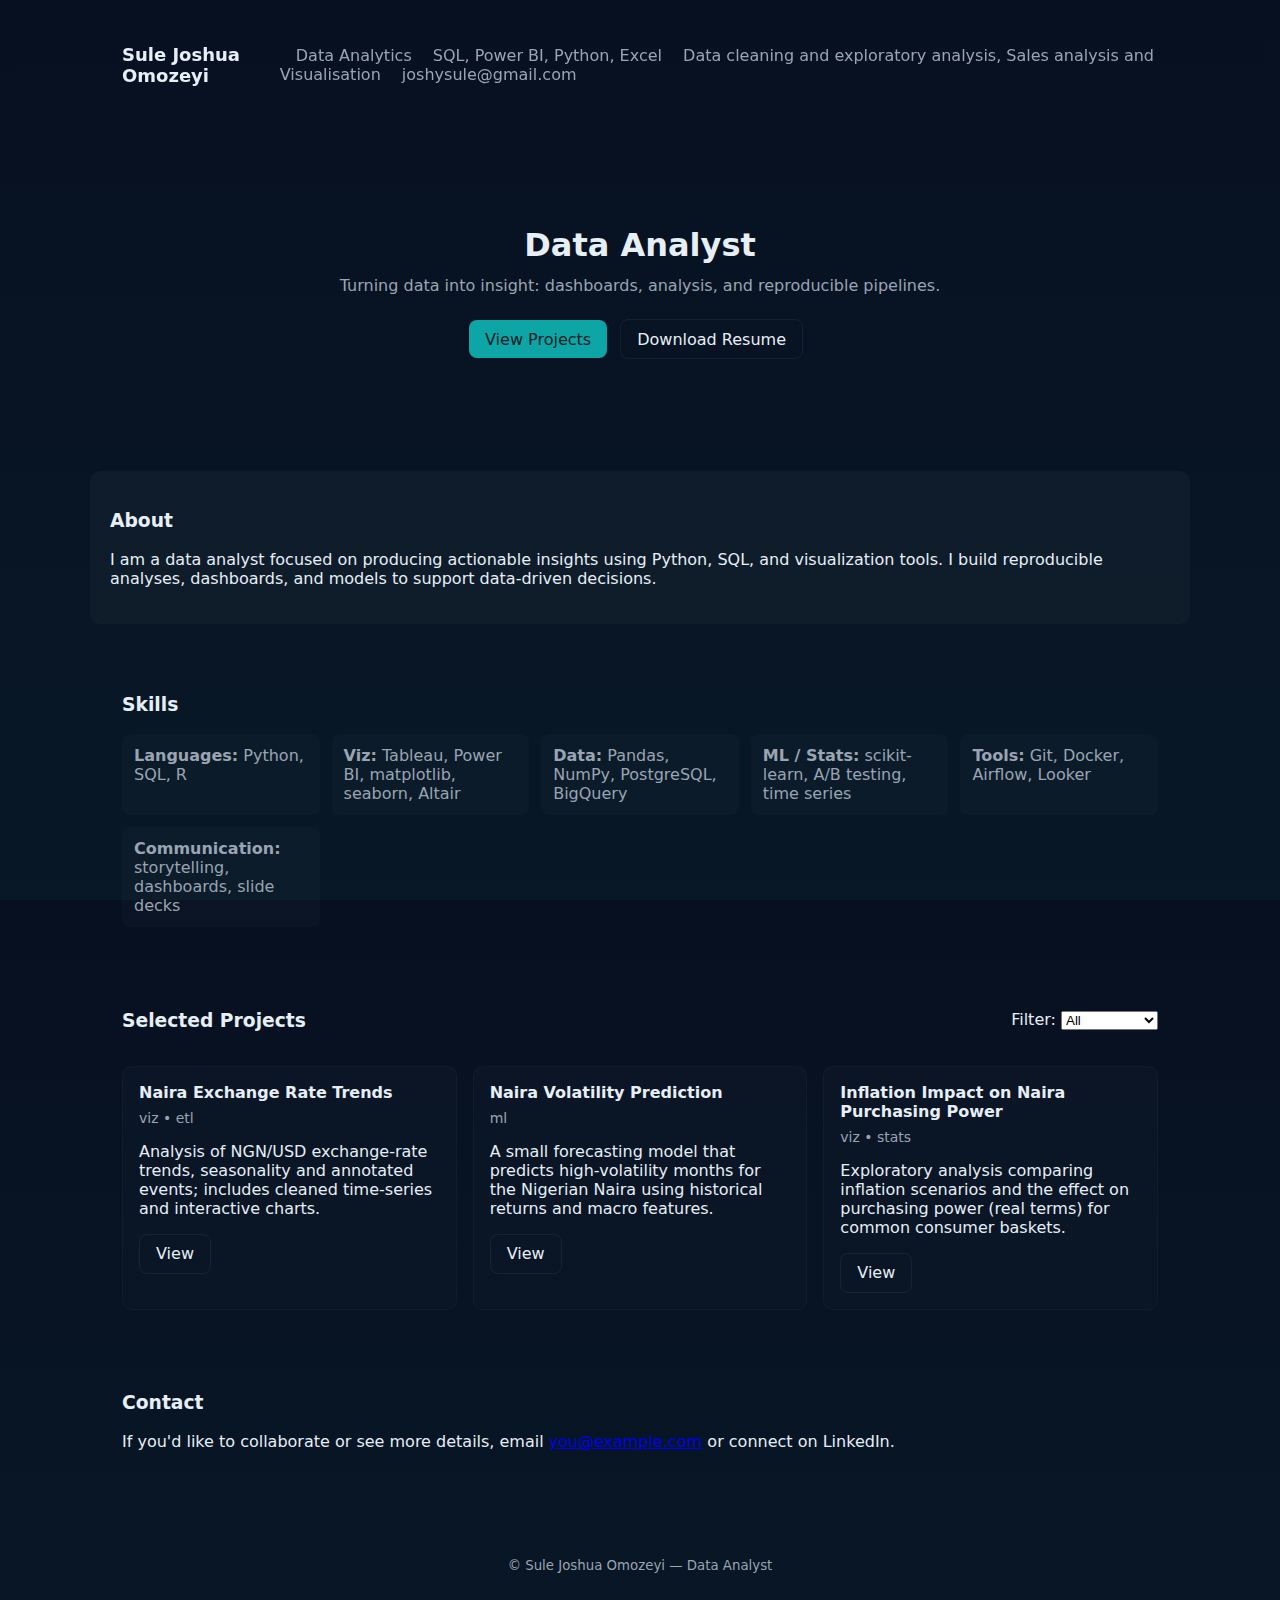
<file: index.html>
<!doctype html>
<html lang="en">
<head>
  <meta charset="utf-8" />
  <meta name="viewport" content="width=device-width,initial-scale=1" />
  <title>Data Analyst Portfolio — Sule Joshua Omozeyi</title>
  <link rel="stylesheet" href="styles.css" />
</head>
<body>
  <header class="site-header">
    <div class="container header-inner">
      <h1 class="brand">Sule Joshua Omozeyi</h1>
      <nav class="nav">
        <a href="#about">Data Analytics</a>
        <a href="#skills">SQL, Power BI, Python, Excel </a>
        <a href="#projects">Data cleaning and exploratory analysis, Sales analysis and Visualisation</a>
        <a href="#contact"> joshysule@gmail.com </a>
      </nav>
    </div>
  </header>

  <main>
    <section class="hero">
      <div class="container">
        <h2>Data Analyst</h2>
        <p class="lead">Turning data into insight: dashboards, analysis, and reproducible pipelines.</p>
        <p class="cta-row">
          <a class="btn" href="#projects">View Projects</a>
          <a class="btn ghost" href="resume.pdf" download>Download Resume</a>
        </p>
      </div>
    </section>

    <section id="about" class="container about">
      <h3>About</h3>
      <p>I am a data analyst focused on producing actionable insights using Python, SQL, and visualization tools. I build reproducible analyses, dashboards, and models to support data-driven decisions.</p>
    </section>

    <section id="skills" class="container skills">
      <h3>Skills</h3>
      <ul class="skills-grid">
        <li><strong>Languages:</strong> Python, SQL, R</li>
        <li><strong>Viz:</strong> Tableau, Power BI, matplotlib, seaborn, Altair</li>
        <li><strong>Data:</strong> Pandas, NumPy, PostgreSQL, BigQuery</li>
        <li><strong>ML / Stats:</strong> scikit-learn, A/B testing, time series</li>
        <li><strong>Tools:</strong> Git, Docker, Airflow, Looker</li>
        <li><strong>Communication:</strong> storytelling, dashboards, slide decks</li>
      </ul>
    </section>

    <section id="projects" class="container projects">
      <div class="projects-header">
        <h3>Selected Projects</h3>
        <div class="filters">
          <label>Filter: <select id="proj-filter"><option value="all">All</option><option value="viz">Visualization</option><option value="ml">Modeling</option><option value="etl">ETL</option></select></label>
        </div>
      </div>
      <div id="project-list" class="project-list"></div>
    </section>

    <section id="contact" class="container contact">
      <h3>Contact</h3>
      <p>If you'd like to collaborate or see more details, email <a href="mailto:you@example.com">you@example.com</a> or connect on LinkedIn.</p>
    </section>
  </main>

  <footer class="site-footer">
    <div class="container">
      <small>© Sule Joshua Omozeyi — Data Analyst</small>
    </div>
  </footer>

  <script src="script.js"></script>
</body>
</html>
</file>
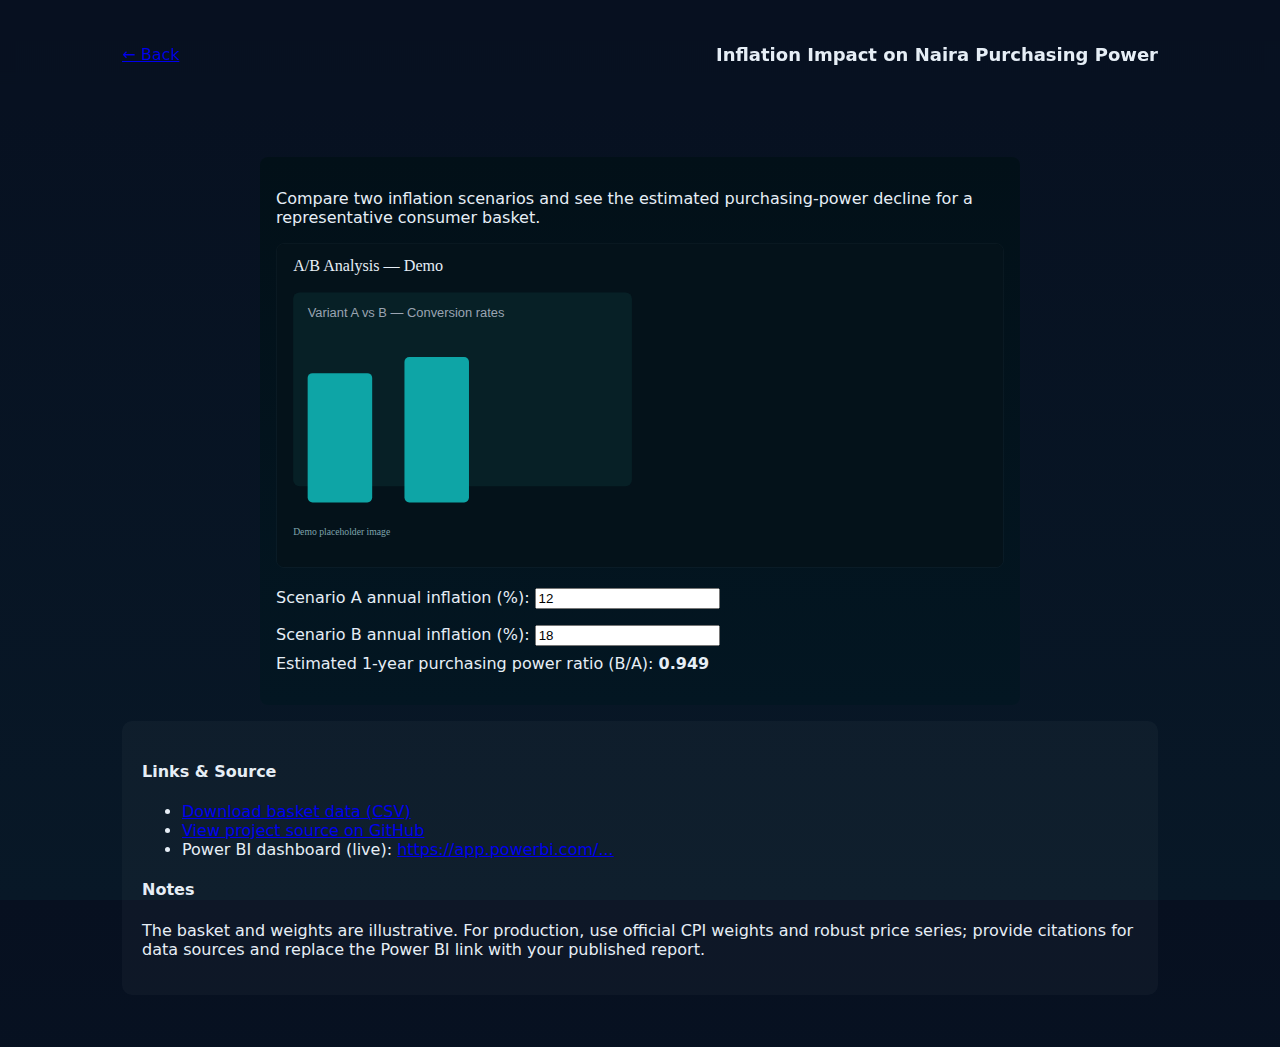
<file: projects/ab-analysis/index.html>
<!doctype html>
<html lang="en">
<head>
  <meta charset="utf-8" />
  <meta name="viewport" content="width=device-width,initial-scale=1" />
  <title>Inflation Impact on Naira Purchasing Power</title>
  <link rel="stylesheet" href="../../styles.css" />
  <style>.demo{max-width:760px;margin:1rem auto;padding:1rem;background:linear-gradient(#021018,#031622);border-radius:8px;color:var(--text)}</style>
</head>
<body>
  <header class="site-header"><div class="container header-inner"><a href="../../index.html">← Back</a><h1 class="brand">Inflation Impact on Naira Purchasing Power</h1></div></header>
  <main class="container">
    <section class="demo">
      <p>Compare two inflation scenarios and see the estimated purchasing-power decline for a representative consumer basket.</p>
      <p><img src="screenshot.svg" alt="Inflation screenshot" style="max-width:100%;border-radius:8px;border:1px solid rgba(255,255,255,0.03)"></p>
      <div style="display:flex;gap:1rem;flex-wrap:wrap">
        <label>Scenario A annual inflation (%): <input id="a_rate" type="number" value="12" step="0.1"></label>
        <label>Scenario B annual inflation (%): <input id="b_rate" type="number" value="18" step="0.1"></label>
      </div>
      <p style="margin-top:.5rem">Estimated 1-year purchasing power ratio (B/A): <strong id="ratio">—</strong></p>
    </section>

    <section class="about">
      <h4>Links & Source</h4>
      <ul>
        <li><a href="data/inflation_basket.csv" download>Download basket data (CSV)</a></li>
        <li><a href="https://github.com/Zeyi56/Joshua-Omozeyi-Sule/tree/main/projects/ab-analysis" target="_blank">View project source on GitHub</a></li>
        <li>Power BI dashboard (live): <a href="https://app.powerbi.com/view?r=REPLACE_WITH_YOUR_REPORT" target="_blank">https://app.powerbi.com/...</a></li>
      </ul>
      <h4>Notes</h4>
      <p>The basket and weights are illustrative. For production, use official CPI weights and robust price series; provide citations for data sources and replace the Power BI link with your published report.</p>
    </section>
  </main>
    <script>
    function purchasingPowerAfterYear(rate){
      // rate: annual inflation percent
      return 1.0 / (1 + rate/100.0);
    }
    const aEl = document.getElementById('a_rate');
    const bEl = document.getElementById('b_rate');
    function update(){
      const a = Number(aEl.value); const b = Number(bEl.value);
      const pa = purchasingPowerAfterYear(a);
      const pb = purchasingPowerAfterYear(b);
      const ratio = (pb/pa).toFixed(3);
      document.getElementById('ratio').textContent = ratio;
    }
    [aEl,bEl].forEach(el=>el.addEventListener('input', update)); update();
    </script>
</body>
</html>
</file>
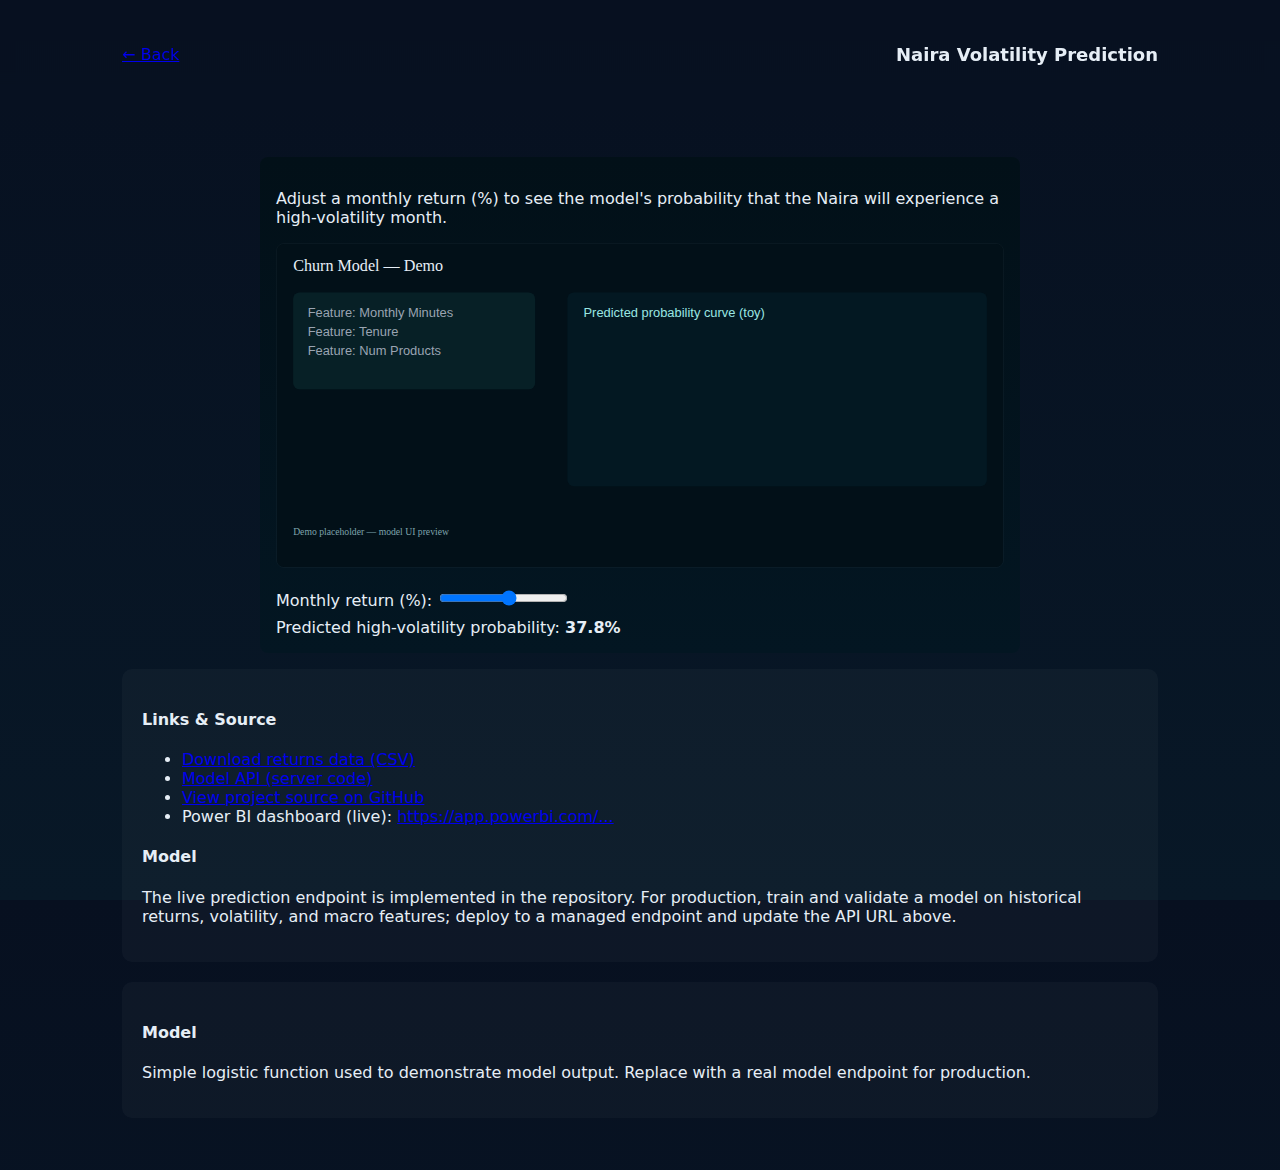
<file: projects/churn-prediction/index.html>
<!doctype html>
<html lang="en">
<head>
  <meta charset="utf-8" />
  <meta name="viewport" content="width=device-width,initial-scale=1" />
  <title>Naira Volatility Prediction</title>
  <link rel="stylesheet" href="../../styles.css" />
  <style>.demo{max-width:760px;margin:1rem auto;padding:1rem;background:linear-gradient(#021018,#031622);border-radius:8px}</style>
</head>
<body>
  <header class="site-header"><div class="container header-inner"><a href="../../index.html">← Back</a><h1 class="brand">Naira Volatility Prediction</h1></div></header>
  <main class="container">
    <section class="demo">
      <p>Adjust a monthly return (%) to see the model's probability that the Naira will experience a high-volatility month.</p>
      <p><img src="screenshot.svg" alt="Volatility screenshot" style="max-width:100%;border-radius:8px;border:1px solid rgba(255,255,255,0.03)"></p>
      <label>Monthly return (%): <input id="mins" type="range" min="-20" max="20" value="2" step="0.1"></label>
      <div style="margin-top:.5rem">Predicted high-volatility probability: <strong id="prob">—</strong></div>
    </section>

    <section class="about">
      <h4>Links & Source</h4>
      <ul>
        <li><a href="data/volatility_sample.csv" download>Download returns data (CSV)</a></li>
        <li><a href="https://github.com/Zeyi56/Joshua-Omozeyi-Sule/blob/main/api/app.py" target="_blank">Model API (server code)</a></li>
        <li><a href="https://github.com/Zeyi56/Joshua-Omozeyi-Sule/tree/main/projects/churn-prediction" target="_blank">View project source on GitHub</a></li>
        <li>Power BI dashboard (live): <a href="https://app.powerbi.com/view?r=REPLACE_WITH_YOUR_REPORT" target="_blank">https://app.powerbi.com/...</a></li>
      </ul>
      <h4>Model</h4>
      <p>The live prediction endpoint is implemented in the repository. For production, train and validate a model on historical returns, volatility, and macro features; deploy to a managed endpoint and update the API URL above.</p>
    </section>
    <section class="about">
      <h4>Model</h4>
      <p>Simple logistic function used to demonstrate model output. Replace with a real model endpoint for production.</p>
    </section>
  </main>
  <script>
    const minsEl = document.getElementById('mins');
    const probEl = document.getElementById('prob');
    async function update(){
      const ret = Number(minsEl.value);
      // Attempt live API (configure deployment URL in Links & Source above)
      try{
        const API_URL = 'http://127.0.0.1:5000/predict?ret=' + encodeURIComponent(ret);
        const res = await fetch(API_URL);
        if(res.ok){
          const json = await res.json();
          probEl.textContent = (Number(json.prob)*100).toFixed(1) + '%';
          return;
        }
      }catch(e){
        // If live API is not available, compute a heuristic prediction client-side
      }
      function sigmoid(x){return 1/(1+Math.exp(-x));}
      const score = -1.0 + 0.25 * Math.abs(ret);
      const p = sigmoid(score);
      probEl.textContent = (p*100).toFixed(1) + '%';
    }
    minsEl.addEventListener('input', update); update();
  </script>
</body>
</html>
</file>
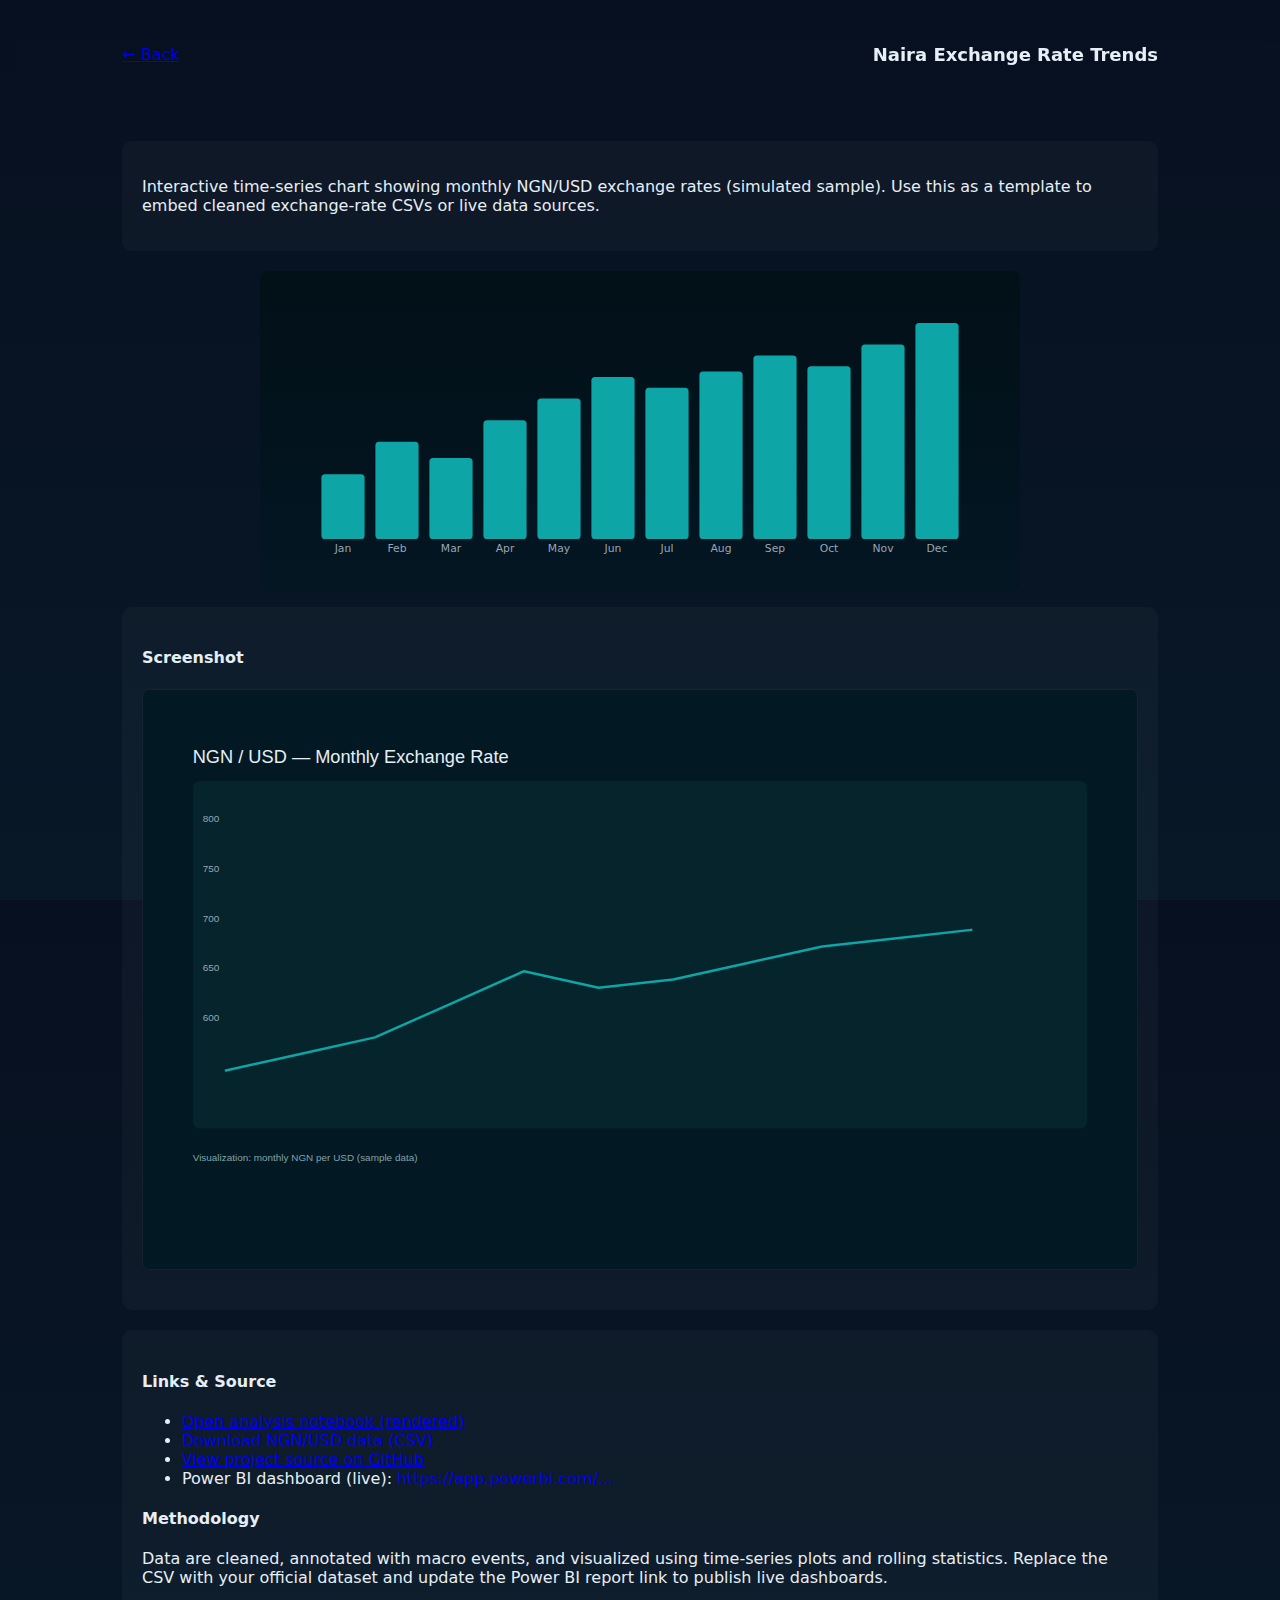
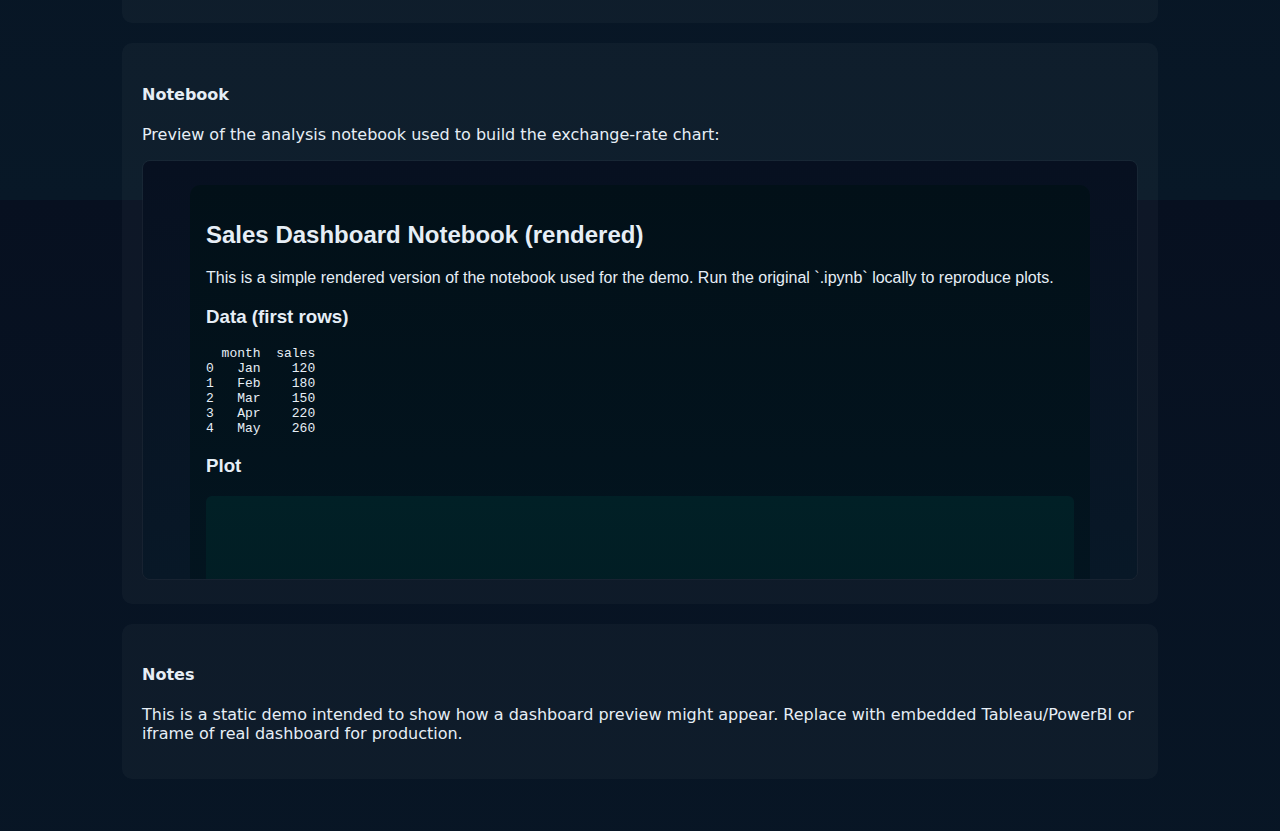
<file: projects/sales-dashboard/index.html>
<!doctype html>
<html lang="en">
<head>
  <meta charset="utf-8" />
  <meta name="viewport" content="width=device-width,initial-scale=1" />
  <title>Naira Exchange Rate Trends</title>
  <link rel="stylesheet" href="../../styles.css" />
  <style> .demo-chart{width:100%;max-width:760px;margin:1rem auto;height:320px;background:linear-gradient(#021018,#031622);border-radius:8px;padding:1rem;color:var(--text)} svg{width:100%;height:100%} </style>
</head>
<body>
  <header class="site-header"><div class="container header-inner"><a href="../../index.html">← Back</a><h1 class="brand">Naira Exchange Rate Trends</h1></div></header>
  <main class="container">
    <section class="about">
      <p>Interactive time-series chart showing monthly NGN/USD exchange rates (simulated sample). Use this as a template to embed cleaned exchange-rate CSVs or live data sources.</p>
    </section>

    <section class="demo-chart" aria-label="Monthly exchange rate chart">
      <svg id="sales-chart" viewBox="0 0 800 320" preserveAspectRatio="xMidYMid meet"></svg>
    </section>

    <section class="about">
      <h4>Screenshot</h4>
      <p><img src="screenshot.svg" alt="Naira exchange screenshot" style="max-width:100%;border-radius:8px;border:1px solid rgba(255,255,255,0.03)"></p>
    </section>

    <section class="about">
      <h4>Links & Source</h4>
      <ul>
        <li><a href="notebook.html" target="_blank">Open analysis notebook (rendered)</a></li>
        <li><a href="data/ngn_usd_monthly.csv" download>Download NGN/USD data (CSV)</a></li>
        <li><a href="https://github.com/Zeyi56/Joshua-Omozeyi-Sule/tree/main/projects/sales-dashboard" target="_blank">View project source on GitHub</a></li>
        <li>Power BI dashboard (live): <a href="https://app.powerbi.com/view?r=REPLACE_WITH_YOUR_REPORT" target="_blank">https://app.powerbi.com/...</a></li>
      </ul>
      <h4>Methodology</h4>
      <p>Data are cleaned, annotated with macro events, and visualized using time-series plots and rolling statistics. Replace the CSV with your official dataset and update the Power BI report link to publish live dashboards.</p>
    </section>

    <section class="about">
      <h4>Notebook</h4>
      <p>Preview of the analysis notebook used to build the exchange-rate chart:</p>
      <iframe src="notebook.html" style="width:100%;height:420px;border:1px solid rgba(255,255,255,0.04);border-radius:8px"></iframe>
    </section>

    <section class="about">
      <h4>Notes</h4>
      <p>This is a static demo intended to show how a dashboard preview might appear. Replace with embedded Tableau/PowerBI or iframe of real dashboard for production.</p>
    </section>
  </main>

  <script>
    const data = [120, 180, 150, 220, 260, 300, 280, 310, 340, 320, 360, 400];
    const svg = document.getElementById('sales-chart');
    const w = 800; const h = 320; const padding = 40;
    const max = Math.max(...data);
    const barW = (w - padding*2) / data.length;
    svg.setAttribute('viewBox', `0 0 ${w} ${h}`);
    data.forEach((d,i)=>{
      const x = padding + i*barW + 6;
      const barH = (d/max) * (h - padding*2);
      const y = h - padding - barH;
      const rect = document.createElementNS('http://www.w3.org/2000/svg','rect');
      rect.setAttribute('x', x);
      rect.setAttribute('y', y);
      rect.setAttribute('width', Math.max(0, barW - 12));
      rect.setAttribute('height', barH);
      rect.setAttribute('fill', '#0ea5a6');
      rect.setAttribute('rx', 4);
      svg.appendChild(rect);
      const text = document.createElementNS('http://www.w3.org/2000/svg','text');
      text.setAttribute('x', x + (barW-12)/2);
      text.setAttribute('y', h - padding + 14);
      text.setAttribute('fill', '#9aa4b2');
      text.setAttribute('font-size', '12');
      text.setAttribute('text-anchor','middle');
      text.textContent = ['Jan','Feb','Mar','Apr','May','Jun','Jul','Aug','Sep','Oct','Nov','Dec'][i];
      svg.appendChild(text);
    });
  </script>
</body>
</html>
</file>
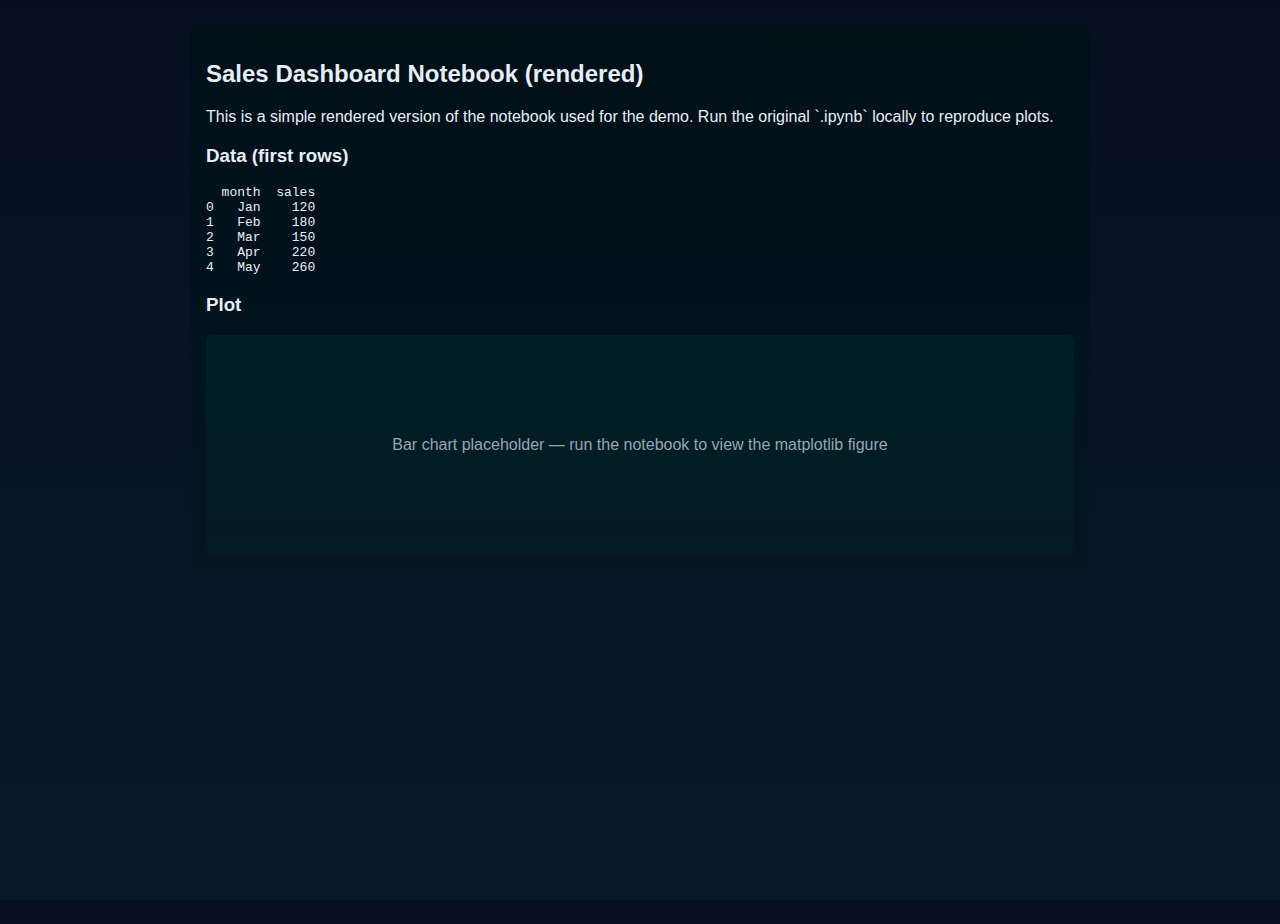
<file: projects/sales-dashboard/notebook.html>
<!doctype html>
<html lang="en">
<head><meta charset="utf-8"><meta name="viewport" content="width=device-width,initial-scale=1"><title>Notebook — Sales Dashboard</title>
<link rel="stylesheet" href="/styles.css">
<style>body{background:linear-gradient(#071020,#081827);color:var(--text);font-family:Inter,Arial} .nb{max-width:900px;margin:1.5rem auto;padding:1rem;background:linear-gradient(#021018,#031622);border-radius:10px}</style>
</head>
<body>
  <div class="container nb">
    <h2>Sales Dashboard Notebook (rendered)</h2>
    <p>This is a simple rendered version of the notebook used for the demo. Run the original `.ipynb` locally to reproduce plots.</p>
    <h3>Data (first rows)</h3>
    <pre>  month  sales
0   Jan    120
1   Feb    180
2   Mar    150
3   Apr    220
4   May    260</pre>
    <h3>Plot</h3>
    <div style="width:100%;height:220px;background:linear-gradient(#012026,#021a22);border-radius:6px;display:flex;align-items:center;justify-content:center;color:#9aa4b2">Bar chart placeholder — run the notebook to view the matplotlib figure</div>
  </div>
</body>
</html>
</file>
<file: styles.css>
/* Simple responsive portfolio styles */
:root{
  --bg:#0f1724;
  --card:#0f1724;
  --muted:#9aa4b2;
  --accent:#0ea5a6;
  --surface:#0b1220;
  --text:#e6eef6;
  --glass: rgba(255,255,255,0.03);
  --max-width:1100px;
  font-family: Inter, system-ui, -apple-system, 'Segoe UI', Roboto, 'Helvetica Neue', Arial;
}
*{box-sizing:border-box}
html,body{height:100%}
body{
  margin:0;
  background:linear-gradient(180deg,#071020 0%, #081827 100%);
  color:var(--text);
  -webkit-font-smoothing:antialiased;
}
.container{max-width:var(--max-width);margin:0 auto;padding:2rem}
.site-header{backdrop-filter: blur(6px);position:sticky;top:0;background:transparent;padding:0.75rem 0}
.header-inner{display:flex;align-items:center;justify-content:space-between}
.brand{margin:0;font-size:1.125rem}
.nav a{color:var(--muted);text-decoration:none;margin-left:1rem}
.hero{padding:4rem 0;text-align:center}
.hero h2{font-size:2rem;margin:0}
.lead{color:var(--muted);max-width:780px;margin:0.75rem auto 1.5rem}
.btn{display:inline-block;padding:0.6rem 1rem;border-radius:8px;background:var(--accent);color:#042024;text-decoration:none;margin-right:0.5rem}
.btn.ghost{background:transparent;border:1px solid rgba(255,255,255,0.06);color:var(--text)}
.about{background:var(--glass);border-radius:10px;padding:1.25rem;margin-bottom:1.25rem}
.skills-grid{display:grid;grid-template-columns:repeat(auto-fit,minmax(180px,1fr));gap:0.75rem;list-style:none;padding:0;margin:0}
.skills-grid li{background:rgba(255,255,255,0.02);padding:0.75rem;border-radius:8px;color:var(--muted)}
.projects-header{display:flex;justify-content:space-between;align-items:center}
.project-list{display:grid;grid-template-columns:repeat(auto-fit,minmax(260px,1fr));gap:1rem;margin-top:1rem}
.project-card{background:linear-gradient(180deg,rgba(255,255,255,0.02), rgba(255,255,255,0.01));padding:1rem;border-radius:10px;border:1px solid rgba(255,255,255,0.03)}
.project-card h4{margin:0 0 0.5rem 0}
.project-meta{font-size:0.875rem;color:var(--muted);margin-bottom:0.5rem}
.project-tags{display:flex;gap:0.5rem;flex-wrap:wrap}
.tag{background:rgba(255,255,255,0.03);padding:0.25rem 0.5rem;border-radius:6px;font-size:0.8rem;color:var(--muted)}
.site-footer{padding:1.5rem 0;text-align:center;color:var(--muted)}
@media (max-width:640px){
  .header-inner{flex-direction:column;gap:0.5rem}
  .hero{padding:2.5rem 0}
}
</file>
